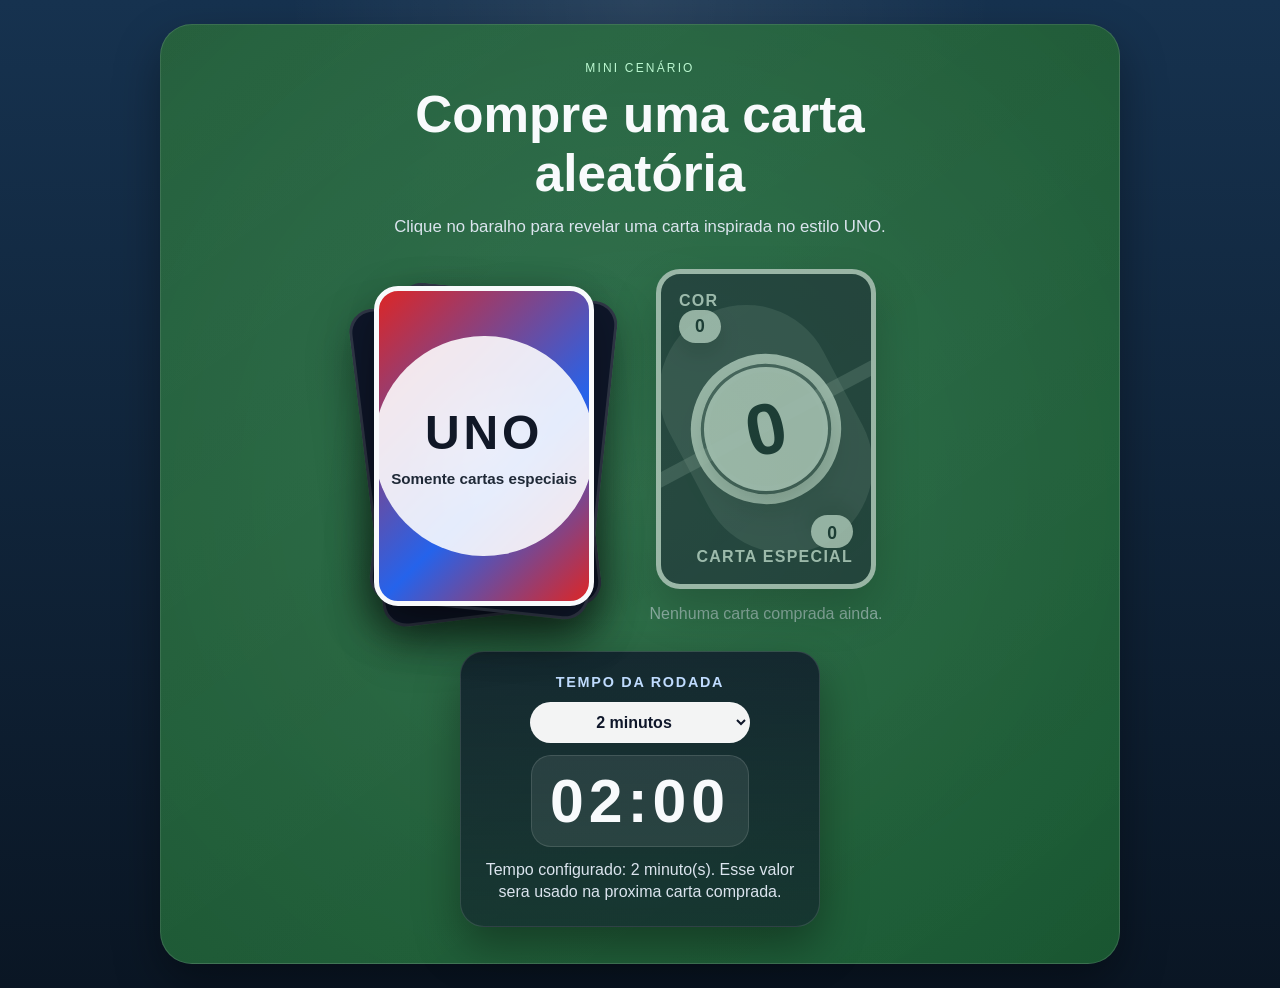
<file: index.html>
<!DOCTYPE html>
<html lang="pt-BR">
<head>
  <meta charset="UTF-8">
  <meta name="viewport" content="width=device-width, initial-scale=1.0">
  <title>Compra de Carta Estilo UNO</title>
  <link rel="stylesheet" href="style.css">
</head>
<body>
  <main class="scene">
    <section class="table">
      <div class="intro">
        <p class="eyebrow">Mini cenário</p>
        <h1>Compre uma carta aleatória</h1>
        <p class="description">
          Clique no baralho para revelar uma carta inspirada no estilo UNO.
        </p>
      </div>

      <div class="play-area">
        <button class="deck" id="draw-button" type="button" aria-label="Comprar uma carta do baralho">
          <span class="deck-stack deck-stack-one"></span>
          <span class="deck-stack deck-stack-two"></span>
          <span class="deck-face">
            <span class="deck-title">UNO</span>
            <span class="deck-subtitle">Somente cartas especiais</span>
          </span>
        </button>

        <article class="card-display is-hidden" id="drawn-card" aria-live="polite">
          <div class="card-flip" id="card-flip">
            <div class="card-shell card-back">
              <div class="card-back-mark">UNO</div>
              <div class="card-back-ring"></div>
              <div class="card-back-stripe"></div>
            </div>

            <div class="card-shell card-front" id="card-shell">
              <span class="card-label" id="card-color">Cor</span>
              <span class="corner-value corner-top" id="card-corner-top">0</span>

              <div class="card-centerpiece">
                <div class="card-orbit"></div>
                <div class="card-core">
                  <div class="card-icon-art" id="card-icon-art" aria-hidden="true"></div>
                  <strong class="card-value" id="card-value">0</strong>
                </div>
              </div>

              <span class="corner-value corner-bottom" id="card-corner-bottom">0</span>
              <span class="card-type" id="card-type">Carta especial</span>
            </div>
          </div>
          <p class="card-message" id="card-message">Nenhuma carta comprada ainda.</p>
        </article>
      </div>

      <section class="timer-panel" aria-live="polite">
        <label class="timer-label" for="timer-minutes">Tempo da rodada</label>
        <select class="timer-select" id="timer-minutes">
          <option value="1">1 minuto</option>
          <option value="2" selected>2 minutos</option>
          <option value="3">3 minutos</option>
          <option value="5">5 minutos</option>
          <option value="10">10 minutos</option>
        </select>

        <div class="timer-display" id="timer-display">02:00</div>
        <p class="timer-status" id="timer-status">
          Escolha o tempo. O cronometro comeca na proxima carta comprada.
        </p>
      </section>
    </section>
  </main>

  <script src="script.js"></script>
</body>
</html>
</file>
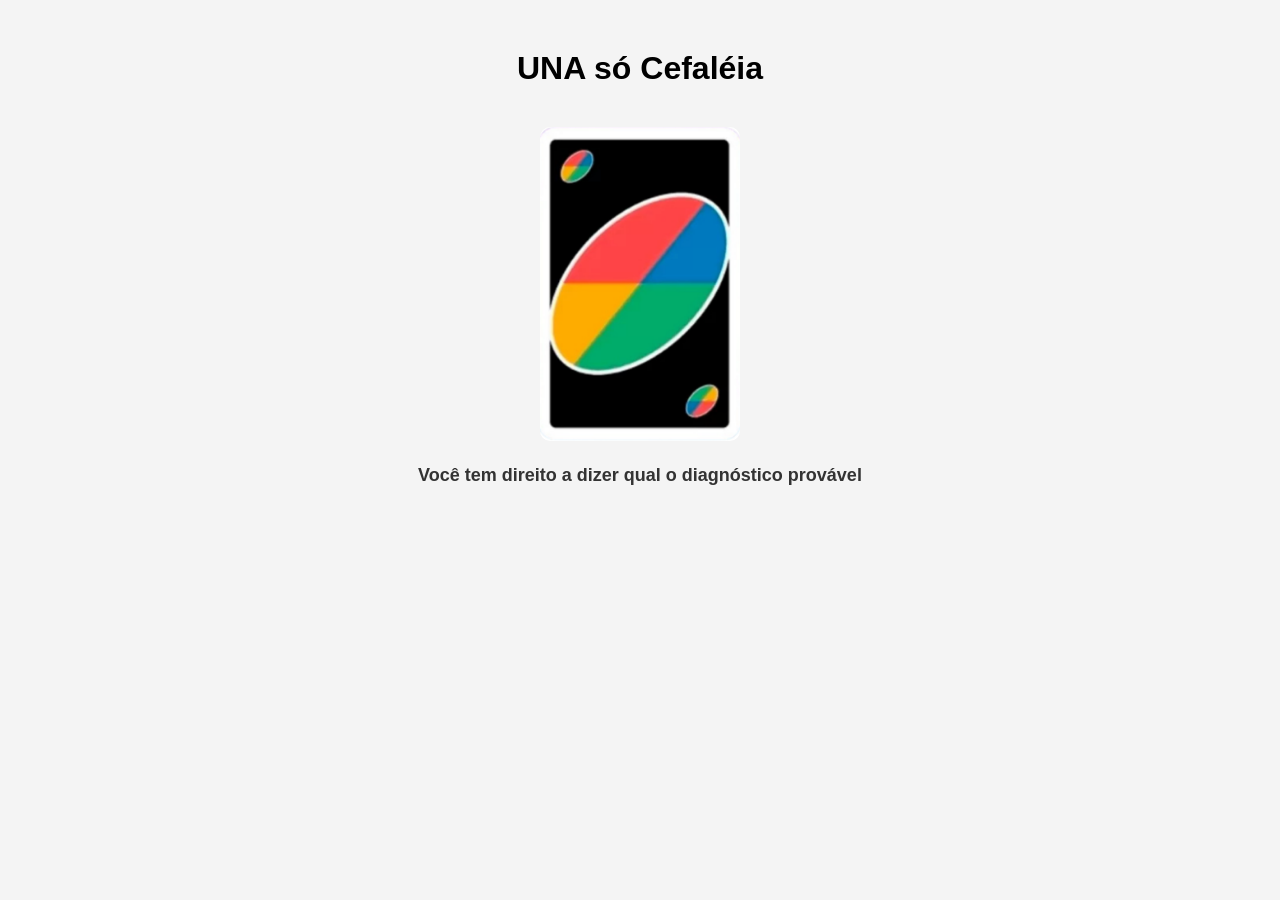
<file: index2.html>
<!DOCTYPE html>
<html lang="pt-BR">
<head>
  <meta charset="UTF-8">
  <title>UNA só Cefaléia</title>

  <style>
    body {
      text-align: center;
      font-family: Arial, sans-serif;
      background: #f4f4f4;
      margin-top: 50px;
      perspective: 1000px;
    }

    h1 {
      margin-bottom: 20px;
    }

    img {
      margin-top: 20px;
      border-radius: 10px;
      cursor: pointer;
      width: 200px;
      backface-visibility: hidden;
      transform-style: preserve-3d;
    }

    .girando {
      animation: girarHorizontal 0.3s linear infinite;
    }

    @keyframes girarHorizontal {
      from { transform: rotateX(0deg); }
      to { transform: rotateX(360deg); }
    }

    #instrucao {
      margin-top: 20px;
      font-size: 18px;
      font-weight: bold;
      color: #333;
    }
  </style>
</head>
<body>
  <h1>UNA só Cefaléia</h1>

  <img id="carta" src="imagens/curinga.png" alt="Carta">

  <p id="instrucao">Você tem direito a dizer qual o diagnóstico provável</p>

  <script>
    const cartas = [
      {
        img: "imagens/2+.png",
        texto: "Você tem direito a 2 respostas NEGATIVAS"
      },
      {
        img: "imagens/4++.png",
        texto: "Você tem direito a 2 respostas POSITIVAS e 2 NEGATIVAS"
      },
      {
        img: "imagens/curinga.png",
        texto: "Você tem direito a dizer qual o diagnóstico provável"
      },
      {
        img: "imagens/pular.png",
        texto: "Passou a sua vez"
      },
      {
        img: "imagens/reverter.png",
        texto: "Retorne para o grupo anterior"
      }
    ];

    const cartaImg = document.getElementById("carta");
    const instrucao = document.getElementById("instrucao");
    let animando = false;

    function cartaAleatoria() {
      const indice = Math.floor(Math.random() * cartas.length);
      return cartas[indice];
    }

    function animarSorteio() {
      if (animando) return;
      animando = true;

      cartaImg.classList.add("girando");

      let tempo = 60;
      let repeticoes = 0;
      const maxRepeticoes = 12;

      function trocarCarta() {
        const carta = cartaAleatoria();
        cartaImg.src = carta.img;
        instrucao.textContent = carta.texto;
        repeticoes++;

        if (repeticoes < maxRepeticoes) {
          tempo += 20;
          setTimeout(trocarCarta, tempo);
        } else {
          cartaImg.classList.remove("girando");
          cartaImg.style.transform = "rotateX(0deg)";

          const cartaFinal = cartaAleatoria();
          cartaImg.src = cartaFinal.img;
          instrucao.textContent = cartaFinal.texto;

          animando = false;
        }
      }

      trocarCarta();
    }

    cartaImg.addEventListener("click", animarSorteio);
  </script>
</body>
</html>
</file>
<file: style.css>
:root {
  --bg-top: #16324f;
  --bg-bottom: #0a1624;
  --table-green: #14532d;
  --table-green-soft: rgba(45, 125, 71, 0.8);
  --card-red: #d62828;
  --card-blue: #1d4ed8;
  --card-black: #1f2937;
  --text-main: #f8fafc;
  --text-muted: #dbe4ee;
  --shadow: 0 20px 45px rgba(0, 0, 0, 0.35);
}

* {
  box-sizing: border-box;
}

body {
  margin: 0;
  min-height: 100vh;
  font-family: "Trebuchet MS", "Segoe UI", sans-serif;
  color: var(--text-main);
  background:
    radial-gradient(circle at top, rgba(255, 255, 255, 0.09), transparent 30%),
    linear-gradient(180deg, var(--bg-top), var(--bg-bottom));
}

.scene {
  min-height: 100vh;
  display: grid;
  place-items: center;
  padding: 24px;
}

.table {
  width: min(960px, 100%);
  padding: 36px;
  border-radius: 32px;
  background:
    linear-gradient(145deg, rgba(255, 255, 255, 0.08), rgba(255, 255, 255, 0.02)),
    radial-gradient(circle at center, var(--table-green-soft), var(--table-green));
  box-shadow: var(--shadow);
  border: 1px solid rgba(255, 255, 255, 0.12);
}

.intro {
  text-align: center;
  max-width: 620px;
  margin: 0 auto 32px;
}

.eyebrow {
  margin: 0 0 10px;
  letter-spacing: 0.18em;
  text-transform: uppercase;
  font-size: 0.75rem;
  color: #bbf7d0;
}

.intro h1 {
  margin: 0;
  font-size: clamp(2rem, 4vw, 3.2rem);
}

.description {
  margin: 14px 0 0;
  font-size: 1.05rem;
  color: var(--text-muted);
}

.play-area {
  display: flex;
  gap: 32px;
  align-items: center;
  justify-content: center;
  flex-wrap: wrap;
}

.timer-panel {
  width: min(360px, 100%);
  margin: 28px auto 0;
  padding: 22px 20px;
  display: grid;
  justify-items: center;
  gap: 12px;
  border-radius: 24px;
  background: linear-gradient(180deg, rgba(15, 23, 42, 0.78), rgba(15, 23, 42, 0.55));
  border: 1px solid rgba(255, 255, 255, 0.12);
  box-shadow: var(--shadow);
}

.timer-panel.is-warning {
  box-shadow: 0 0 0 2px rgba(248, 113, 113, 0.45), var(--shadow);
}

.timer-panel.is-finished {
  box-shadow: 0 0 0 2px rgba(251, 191, 36, 0.55), var(--shadow);
}

.timer-label {
  font-size: 0.9rem;
  font-weight: 700;
  text-transform: uppercase;
  letter-spacing: 0.12em;
  color: #bfdbfe;
}

.timer-select {
  width: 100%;
  max-width: 220px;
  padding: 10px 14px;
  border-radius: 999px;
  border: 1px solid rgba(255, 255, 255, 0.2);
  background: rgba(255, 255, 255, 0.95);
  color: #0f172a;
  font-size: 1rem;
  font-weight: 700;
  text-align: center;
}

.timer-display {
  min-width: 200px;
  padding: 10px 18px;
  border-radius: 20px;
  background: rgba(255, 255, 255, 0.08);
  border: 1px solid rgba(255, 255, 255, 0.12);
  text-align: center;
  font-size: clamp(2.4rem, 7vw, 3.8rem);
  font-weight: 900;
  letter-spacing: 0.08em;
  font-variant-numeric: tabular-nums;
}

.timer-display.is-warning {
  color: #fecaca;
}

.timer-display.is-finished {
  color: #fde68a;
}

.timer-status {
  margin: 0;
  min-height: 2.5em;
  text-align: center;
  color: var(--text-muted);
  line-height: 1.4;
}

.deck {
  position: relative;
  width: 220px;
  height: 320px;
  border: 0;
  background: transparent;
  cursor: pointer;
  padding: 0;
  transition: transform 180ms ease, filter 180ms ease;
}

.deck:hover {
  transform: translateY(-6px) rotate(-2deg);
  filter: brightness(1.05);
}

.deck:active {
  transform: translateY(0) scale(0.98);
}

.deck:disabled {
  cursor: wait;
}

.deck-stack,
.deck-face {
  border-radius: 24px;
}

.deck-stack {
  position: absolute;
  inset: 0;
  background: #0f172a;
  border: 3px solid rgba(255, 255, 255, 0.14);
  box-shadow: var(--shadow);
}

.deck-stack-one {
  transform: rotate(-7deg) translate(-10px, 10px);
}

.deck-stack-two {
  transform: rotate(6deg) translate(10px, 4px);
}

.deck-face {
  position: absolute;
  inset: 0;
  display: flex;
  flex-direction: column;
  align-items: center;
  justify-content: center;
  gap: 10px;
  background:
    radial-gradient(circle at center, rgba(255, 255, 255, 0.14), transparent 42%),
    linear-gradient(135deg, #dc2626, #2563eb 60%, #dc2626);
  border: 5px solid #f8fafc;
  box-shadow: var(--shadow);
  overflow: hidden;
}

.deck-face::before {
  content: "";
  position: absolute;
  width: 220px;
  height: 220px;
  border-radius: 50%;
  background: rgba(255, 255, 255, 0.88);
  transform: rotate(-22deg);
}

.deck-title,
.deck-subtitle {
  position: relative;
  z-index: 1;
}

.deck-title {
  font-size: 3rem;
  font-weight: 900;
  letter-spacing: 0.08em;
  color: #111827;
}

.deck-subtitle {
  font-size: 0.95rem;
  font-weight: 700;
  color: #1f2937;
}

.card-display {
  min-width: min(280px, 100%);
  display: grid;
  justify-items: center;
  gap: 16px;
  perspective: 1400px;
}

.card-display.is-hidden {
  opacity: 0.55;
}

.card-flip {
  position: relative;
  width: 220px;
  height: 320px;
  transform-style: preserve-3d;
}

.card-display.is-animating .card-flip {
  animation: reveal-card 850ms cubic-bezier(0.22, 1, 0.36, 1);
}

.card-shell {
  position: absolute;
  inset: 0;
  padding: 18px;
  display: flex;
  flex-direction: column;
  align-items: center;
  justify-content: space-between;
  border-radius: 24px;
  border: 5px solid rgba(255, 255, 255, 0.95);
  box-shadow: var(--shadow);
  text-align: center;
  overflow: hidden;
  backface-visibility: hidden;
}

.card-shell::before,
.card-shell::after {
  content: "";
  position: absolute;
}

.card-front {
  background: var(--card-black);
}

.card-front::before {
  inset: 26px 18px;
  border-radius: 999px;
  background: rgba(255, 255, 255, 0.14);
  transform: rotate(-28deg);
}

.card-front::after {
  width: 140%;
  height: 14px;
  left: -20%;
  top: 46%;
  background: rgba(255, 255, 255, 0.2);
  transform: rotate(-28deg);
}

.card-back {
  justify-content: center;
  gap: 16px;
  background:
    radial-gradient(circle at 30% 20%, rgba(255, 255, 255, 0.2), transparent 22%),
    linear-gradient(135deg, #ef4444 0 50%, #1d4ed8 50% 100%);
  transform: rotateY(180deg);
}

.card-back-mark,
.card-back-ring,
.card-back-stripe,
.card-label,
.card-type,
.corner-value,
.card-centerpiece {
  position: relative;
  z-index: 1;
}

.card-back-mark {
  padding: 18px 26px;
  border-radius: 999px;
  background: rgba(255, 255, 255, 0.92);
  color: #111827;
  font-size: 2.6rem;
  font-weight: 900;
  letter-spacing: 0.08em;
  transform: rotate(-18deg);
  box-shadow: 0 12px 30px rgba(15, 23, 42, 0.25);
}

.card-back-ring {
  position: absolute;
  inset: 42px 34px;
  border: 8px solid rgba(255, 255, 255, 0.7);
  border-radius: 999px;
  transform: rotate(-22deg);
}

.card-back-stripe {
  position: absolute;
  width: 140%;
  height: 20px;
  left: -20%;
  top: 52%;
  background: rgba(17, 24, 39, 0.3);
  transform: rotate(-25deg);
}

.card-label,
.card-type {
  font-weight: 700;
  text-transform: uppercase;
  letter-spacing: 0.08em;
}

.card-label {
  align-self: flex-start;
}

.corner-value {
  align-self: flex-start;
  min-width: 42px;
  padding: 6px 10px;
  border-radius: 999px;
  font-size: 1.1rem;
  font-weight: 900;
  background: rgba(255, 255, 255, 0.9);
  color: #111827;
  box-shadow: 0 10px 20px rgba(0, 0, 0, 0.18);
}

.corner-bottom {
  align-self: flex-end;
  transform: rotate(180deg);
}

.card-centerpiece {
  width: 100%;
  display: grid;
  place-items: center;
  margin: auto 0;
}

.card-orbit {
  position: absolute;
  width: 150px;
  height: 150px;
  border-radius: 999px;
  border: 10px solid rgba(255, 255, 255, 0.9);
  transform: rotate(-28deg);
  box-shadow: inset 0 0 0 8px rgba(255, 255, 255, 0.15);
}

.card-core {
  width: 124px;
  height: 124px;
  border-radius: 999px;
  display: grid;
  place-items: center;
  background: rgba(255, 255, 255, 0.92);
  color: #111827;
  transform: rotate(-12deg);
  box-shadow: 0 18px 30px rgba(0, 0, 0, 0.2);
}

.card-icon-art {
  position: absolute;
  inset: 22px;
  display: grid;
  place-items: center;
}

.icon-svg {
  width: 82px;
  height: 82px;
  overflow: visible;
}

.icon-stroke {
  fill: none;
  stroke: currentColor;
  stroke-width: 10;
  stroke-linecap: round;
  stroke-linejoin: round;
}

.icon-fill {
  fill: currentColor;
}

.card-value {
  font-size: 4.5rem;
  line-height: 1;
  position: relative;
  z-index: 1;
}

.card-type {
  align-self: flex-end;
}

.card-front.has-icon-text .card-value {
  font-size: 3.2rem;
  margin-top: 48px;
}

.card-front.icon-only .card-value {
  display: none;
}

.card-front.text-only .card-value {
  font-size: 4.4rem;
  margin-top: 0;
}

.card-front.text-only .card-icon-art {
  display: none;
}

.card-message {
  margin: 0;
  text-align: center;
  font-size: 1rem;
  color: var(--text-muted);
}

.card-shell.red {
  background:
    radial-gradient(circle at top, rgba(255, 255, 255, 0.18), transparent 32%),
    linear-gradient(180deg, #ef4444, var(--card-red));
}

.card-shell.blue {
  background:
    radial-gradient(circle at top, rgba(255, 255, 255, 0.18), transparent 32%),
    linear-gradient(180deg, #3b82f6, var(--card-blue));
}

.card-shell.dual {
  background:
    linear-gradient(135deg, var(--card-red) 0 50%, var(--card-blue) 50% 100%);
  color: #ffffff;
}

@keyframes reveal-card {
  0% {
    transform: translateX(-34px) translateY(10px) rotateY(180deg) rotateZ(-10deg) scale(0.92);
    filter: brightness(0.8);
  }

  42% {
    transform: translateX(22px) translateY(-10px) rotateY(90deg) rotateZ(4deg) scale(1.02);
    filter: brightness(1);
  }

  100% {
    transform: translateX(0) translateY(0) rotateY(0deg) rotateZ(0deg) scale(1);
    filter: brightness(1);
  }
}

@media (max-width: 720px) {
  .table {
    padding: 24px;
  }

  .play-area {
    gap: 24px;
  }

  .deck,
  .card-flip {
    width: 190px;
    height: 280px;
  }

  .deck-title {
    font-size: 2.5rem;
  }

  .card-value {
    font-size: 3.8rem;
  }

  .card-orbit {
    width: 130px;
    height: 130px;
  }

  .card-core {
    width: 108px;
    height: 108px;
  }

  .icon-svg {
    width: 72px;
    height: 72px;
  }

  .card-front.has-icon-text .card-value {
    font-size: 2.8rem;
    margin-top: 42px;
  }

  .card-front.text-only .card-value {
    font-size: 3.8rem;
  }

  .timer-panel {
    margin-top: 24px;
  }
}
</file>
